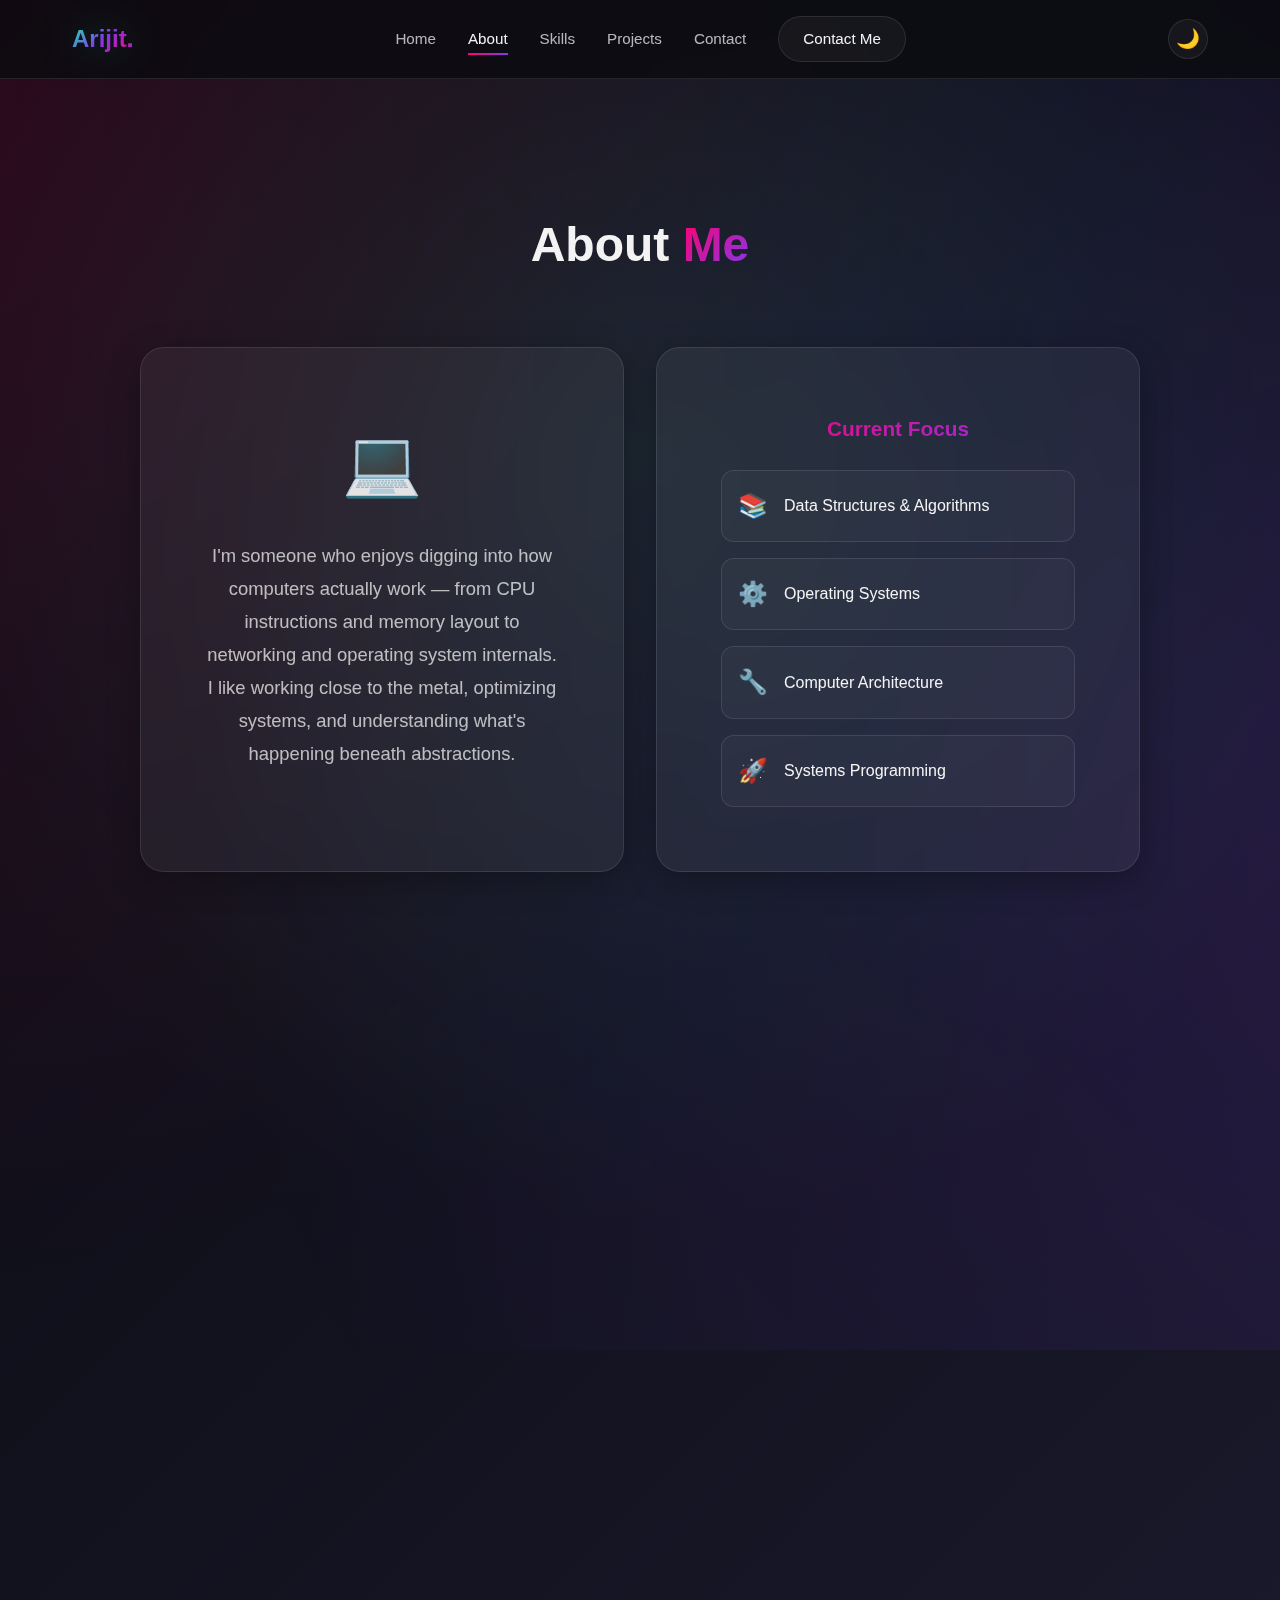
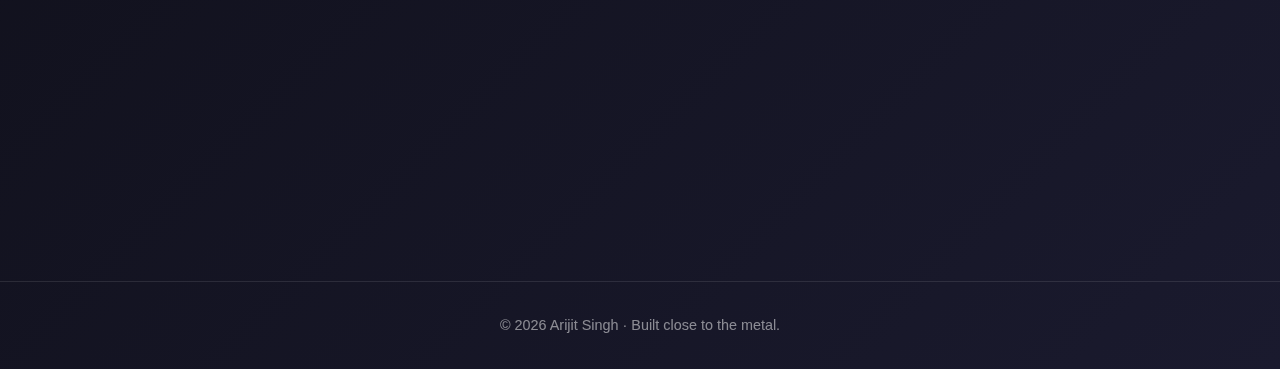
<file: pages/about.html>
<!doctype html>
<html lang="en">
  <head>
    <meta charset="UTF-8" />
    <meta name="viewport" content="width=device-width, initial-scale=1.0" />
    <title>About - Arijit Singh</title>
    <link rel="icon" type="image/svg+xml" href="../assets/images/favicon.svg" />
    <link rel="stylesheet" href="../css/style.css" />
  </head>
  <body data-theme="dark">
    <nav class="navbar">
      <div class="nav-container">
        <a href="../index.html" class="logo">Arijit<span class="gradient-text">.</span></a>

        <button class="hamburger" id="hamburger" aria-label="Menu">
          <span></span>
          <span></span>
          <span></span>
        </button>

        <div class="nav-menu" id="nav-menu">
          <a href="../index.html" class="nav-link">Home</a>
          <a href="about.html" class="nav-link active">About</a>
          <a href="skills.html" class="nav-link">Skills</a>
          <a href="project.html" class="nav-link">Projects</a>
          <a href="contact.html" class="nav-link">Contact</a>
          <a href="contact.html" class="nav-btn">Contact Me</a>
        </div>

        <button class="theme-toggle" id="theme-toggle" aria-label="Toggle theme">
          <span class="theme-icon">🌙</span>
        </button>
      </div>
    </nav>

    <main>
      <section class="page-section">
        <div class="container">
          <div class="page-header fade-in">
            <h1 class="page-title">About <span class="gradient-text">Me</span></h1>
          </div>

          <div class="about-content">
            <div class="about-grid">
              <div class="glass-card about-intro fade-in">
                <div class="intro-icon">💻</div>
                <p class="about-text">
                  I'm someone who enjoys digging into how computers actually work — from CPU instructions
                  and memory layout to networking and operating system internals. I like working close to
                  the metal, optimizing systems, and understanding what's happening beneath abstractions.
                </p>
              </div>

              <div class="glass-card about-focus fade-in">
                <h3 class="focus-title">Current Focus</h3>
                <div class="focus-items">
                  <div class="focus-item">
                    <span class="focus-icon">📚</span>
                    <span>Data Structures & Algorithms</span>
                  </div>
                  <div class="focus-item">
                    <span class="focus-icon">⚙️</span>
                    <span>Operating Systems</span>
                  </div>
                  <div class="focus-item">
                    <span class="focus-icon">🔧</span>
                    <span>Computer Architecture</span>
                  </div>
                  <div class="focus-item">
                    <span class="focus-icon">🚀</span>
                    <span>Systems Programming</span>
                  </div>
                </div>
              </div>
            </div>

            <div class="stats-grid fade-in">
              <div class="stat-card glass-card">
                <div class="stat-value">2+</div>
                <div class="stat-label">Major Projects</div>
              </div>
              <div class="stat-card glass-card">
                <div class="stat-value">10+</div>
                <div class="stat-label">Technologies</div>
              </div>
              <div class="stat-card glass-card">
                <div class="stat-value">∞</div>
                <div class="stat-label">Learning</div>
              </div>
            </div>

            <div class="timeline fade-in">
              <h2 class="timeline-title">Journey</h2>

              <div class="timeline-item">
                <div class="timeline-dot"></div>
                <div class="timeline-content">
                  <h3>Started exploring low-level programming and C++</h3>
                  <p>Began diving into systems programming, understanding memory management and performance optimization.</p>
                </div>
              </div>

              <div class="timeline-item">
                <div class="timeline-dot"></div>
                <div class="timeline-content">
                  <h3>Built TrackShift: fault-tolerant file transfer pipeline</h3>
                  <p>Developed a reliable encrypted file transfer system with chunking, retry logic, and integrity checks.</p>
                </div>
              </div>

              <div class="timeline-item">
                <div class="timeline-dot"></div>
                <div class="timeline-content">
                  <h3>Built p2p-grid: distributed compute resource sharing platform</h3>
                  <p>Created a peer-to-peer platform for collaborative computing with credit-based resource exchange.</p>
                </div>
              </div>

              <div class="timeline-item">
                <div class="timeline-dot"></div>
                <div class="timeline-content">
                  <h3>Diving deeper into OS, DSA, and computer architecture</h3>
                  <p>Continuously learning and strengthening foundations to build more efficient low-level systems.</p>
                </div>
              </div>
            </div>
          </div>
        </div>
      </section>
    </main>

    <footer class="footer">
      <p>© <span id="year"></span> Arijit Singh · Built close to the metal.</p>
    </footer>

    <script src="../js/main.js"></script>
  </body>
</html>
</file>
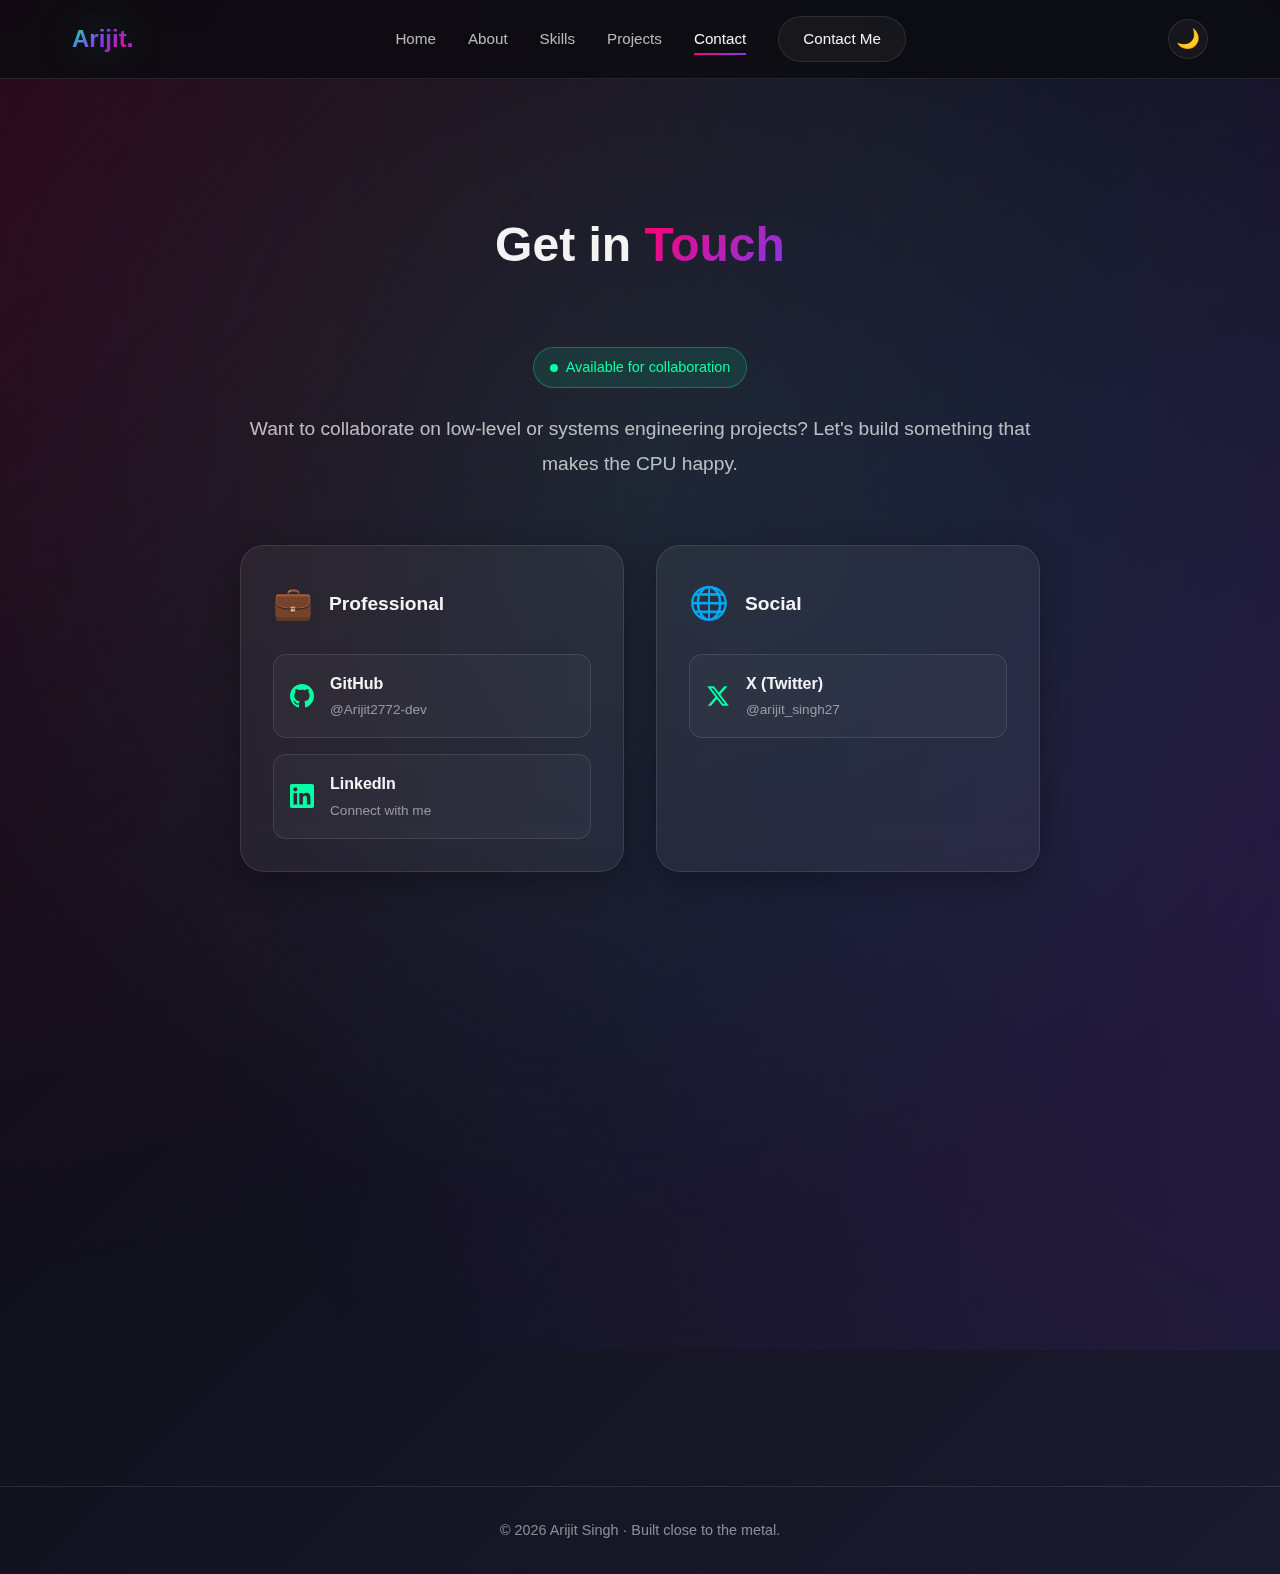
<file: pages/contact.html>
<!doctype html>
<html lang="en">
  <head>
    <meta charset="UTF-8" />
    <meta name="viewport" content="width=device-width, initial-scale=1.0" />
    <title>Contact - Arijit Singh</title>
    <link rel="stylesheet" href="../css/style.css" />
  </head>
  <body data-theme="dark">
    <nav class="navbar">
      <div class="nav-container">
        <a href="../index.html" class="logo">Arijit<span class="gradient-text">.</span></a>

        <button class="hamburger" id="hamburger" aria-label="Menu">
          <span></span>
          <span></span>
          <span></span>
        </button>

        <div class="nav-menu" id="nav-menu">
          <a href="../index.html" class="nav-link">Home</a>
          <a href="about.html" class="nav-link">About</a>
          <a href="skills.html" class="nav-link">Skills</a>
          <a href="project.html" class="nav-link">Projects</a>
          <a href="contact.html" class="nav-link active">Contact</a>
          <a href="contact.html" class="nav-btn">Contact Me</a>
        </div>

        <button class="theme-toggle" id="theme-toggle" aria-label="Toggle theme">
          <span class="theme-icon">🌙</span>
        </button>
      </div>
    </nav>

    <main>
      <section class="page-section contact-section">
        <div class="container">
          <div class="page-header fade-in">
            <h1 class="page-title">Get in <span class="gradient-text">Touch</span></h1>
          </div>

          <div class="contact-content">
            <div class="contact-intro fade-in">
              <div class="intro-badge">
                <span class="status-dot"></span>
                <span>Available for collaboration</span>
              </div>
              <p class="contact-text">
                Want to collaborate on low-level or systems engineering projects? Let's build something that makes the CPU happy.
              </p>
            </div>

            <div class="contact-grid">
              <div class="glass-card contact-card fade-in">
                <div class="contact-card-header">
                  <div class="contact-card-icon">💼</div>
                  <h3>Professional</h3>
                </div>
                <div class="contact-links-compact">
                  <a href="https://github.com/Arijit2772-dev" target="_blank" rel="noopener noreferrer" class="contact-link">
                    <svg class="contact-icon" width="24" height="24" viewBox="0 0 24 24" fill="none" xmlns="http://www.w3.org/2000/svg">
                      <path d="M12 0c-6.626 0-12 5.373-12 12 0 5.302 3.438 9.8 8.207 11.387.599.111.793-.261.793-.577v-2.234c-3.338.726-4.033-1.416-4.033-1.416-.546-1.387-1.333-1.756-1.333-1.756-1.089-.745.083-.729.083-.729 1.205.084 1.839 1.237 1.839 1.237 1.07 1.834 2.807 1.304 3.492.997.107-.775.418-1.305.762-1.604-2.665-.305-5.467-1.334-5.467-5.931 0-1.311.469-2.381 1.236-3.221-.124-.303-.535-1.524.117-3.176 0 0 1.008-.322 3.301 1.23.957-.266 1.983-.399 3.003-.404 1.02.005 2.047.138 3.006.404 2.291-1.552 3.297-1.23 3.297-1.23.653 1.653.242 2.874.118 3.176.77.84 1.235 1.911 1.235 3.221 0 4.609-2.807 5.624-5.479 5.921.43.372.823 1.102.823 2.222v3.293c0 .319.192.694.801.576 4.765-1.589 8.199-6.086 8.199-11.386 0-6.627-5.373-12-12-12z" fill="currentColor"/>
                    </svg>
                    <div class="link-info">
                      <span class="link-title">GitHub</span>
                      <span class="link-subtitle">@Arijit2772-dev</span>
                    </div>
                  </a>

                  <a href="https://www.linkedin.com/in/arijit-singh-3a878224a/" target="_blank" rel="noopener noreferrer" class="contact-link">
                    <svg class="contact-icon" width="24" height="24" viewBox="0 0 24 24" fill="none" xmlns="http://www.w3.org/2000/svg">
                      <path d="M20.447 20.452h-3.554v-5.569c0-1.328-.027-3.037-1.852-3.037-1.853 0-2.136 1.445-2.136 2.939v5.667H9.351V9h3.414v1.561h.046c.477-.9 1.637-1.85 3.37-1.85 3.601 0 4.267 2.37 4.267 5.455v6.286zM5.337 7.433c-1.144 0-2.063-.926-2.063-2.065 0-1.138.92-2.063 2.063-2.063 1.14 0 2.064.925 2.064 2.063 0 1.139-.925 2.065-2.064 2.065zm1.782 13.019H3.555V9h3.564v11.452zM22.225 0H1.771C.792 0 0 .774 0 1.729v20.542C0 23.227.792 24 1.771 24h20.451C23.2 24 24 23.227 24 22.271V1.729C24 .774 23.2 0 22.222 0h.003z" fill="currentColor"/>
                    </svg>
                    <div class="link-info">
                      <span class="link-title">LinkedIn</span>
                      <span class="link-subtitle">Connect with me</span>
                    </div>
                  </a>
                </div>
              </div>

              <div class="glass-card contact-card fade-in">
                <div class="contact-card-header">
                  <div class="contact-card-icon">🌐</div>
                  <h3>Social</h3>
                </div>
                <div class="contact-links-compact">
                  <a href="https://x.com/arijit_singh27" target="_blank" rel="noopener noreferrer" class="contact-link">
                    <svg class="contact-icon" width="24" height="24" viewBox="0 0 24 24" fill="none" xmlns="http://www.w3.org/2000/svg">
                      <path d="M18.244 2.25h3.308l-7.227 8.26 8.502 11.24H16.17l-5.214-6.817L4.99 21.75H1.68l7.73-8.835L1.254 2.25H8.08l4.713 6.231zm-1.161 17.52h1.833L7.084 4.126H5.117z" fill="currentColor"/>
                    </svg>
                    <div class="link-info">
                      <span class="link-title">X (Twitter)</span>
                      <span class="link-subtitle">@arijit_singh27</span>
                    </div>
                  </a>
                </div>
              </div>
            </div>

            <div class="glass-card contact-cta fade-in">
              <h3 class="cta-title">Let's Build Something</h3>
              <p class="cta-text">
                Interested in systems programming, distributed systems, or performance optimization?
                Drop me a message on any platform above.
              </p>
              <div class="cta-topics">
                <span class="topic-tag">Systems Programming</span>
                <span class="topic-tag">Distributed Computing</span>
                <span class="topic-tag">Performance Tuning</span>
                <span class="topic-tag">Low-Level Optimization</span>
              </div>
            </div>
          </div>
        </div>
      </section>
    </main>

    <footer class="footer">
      <p>© <span id="year"></span> Arijit Singh · Built close to the metal.</p>
    </footer>

    <script src="../js/main.js"></script>
  </body>
</html>
</file>
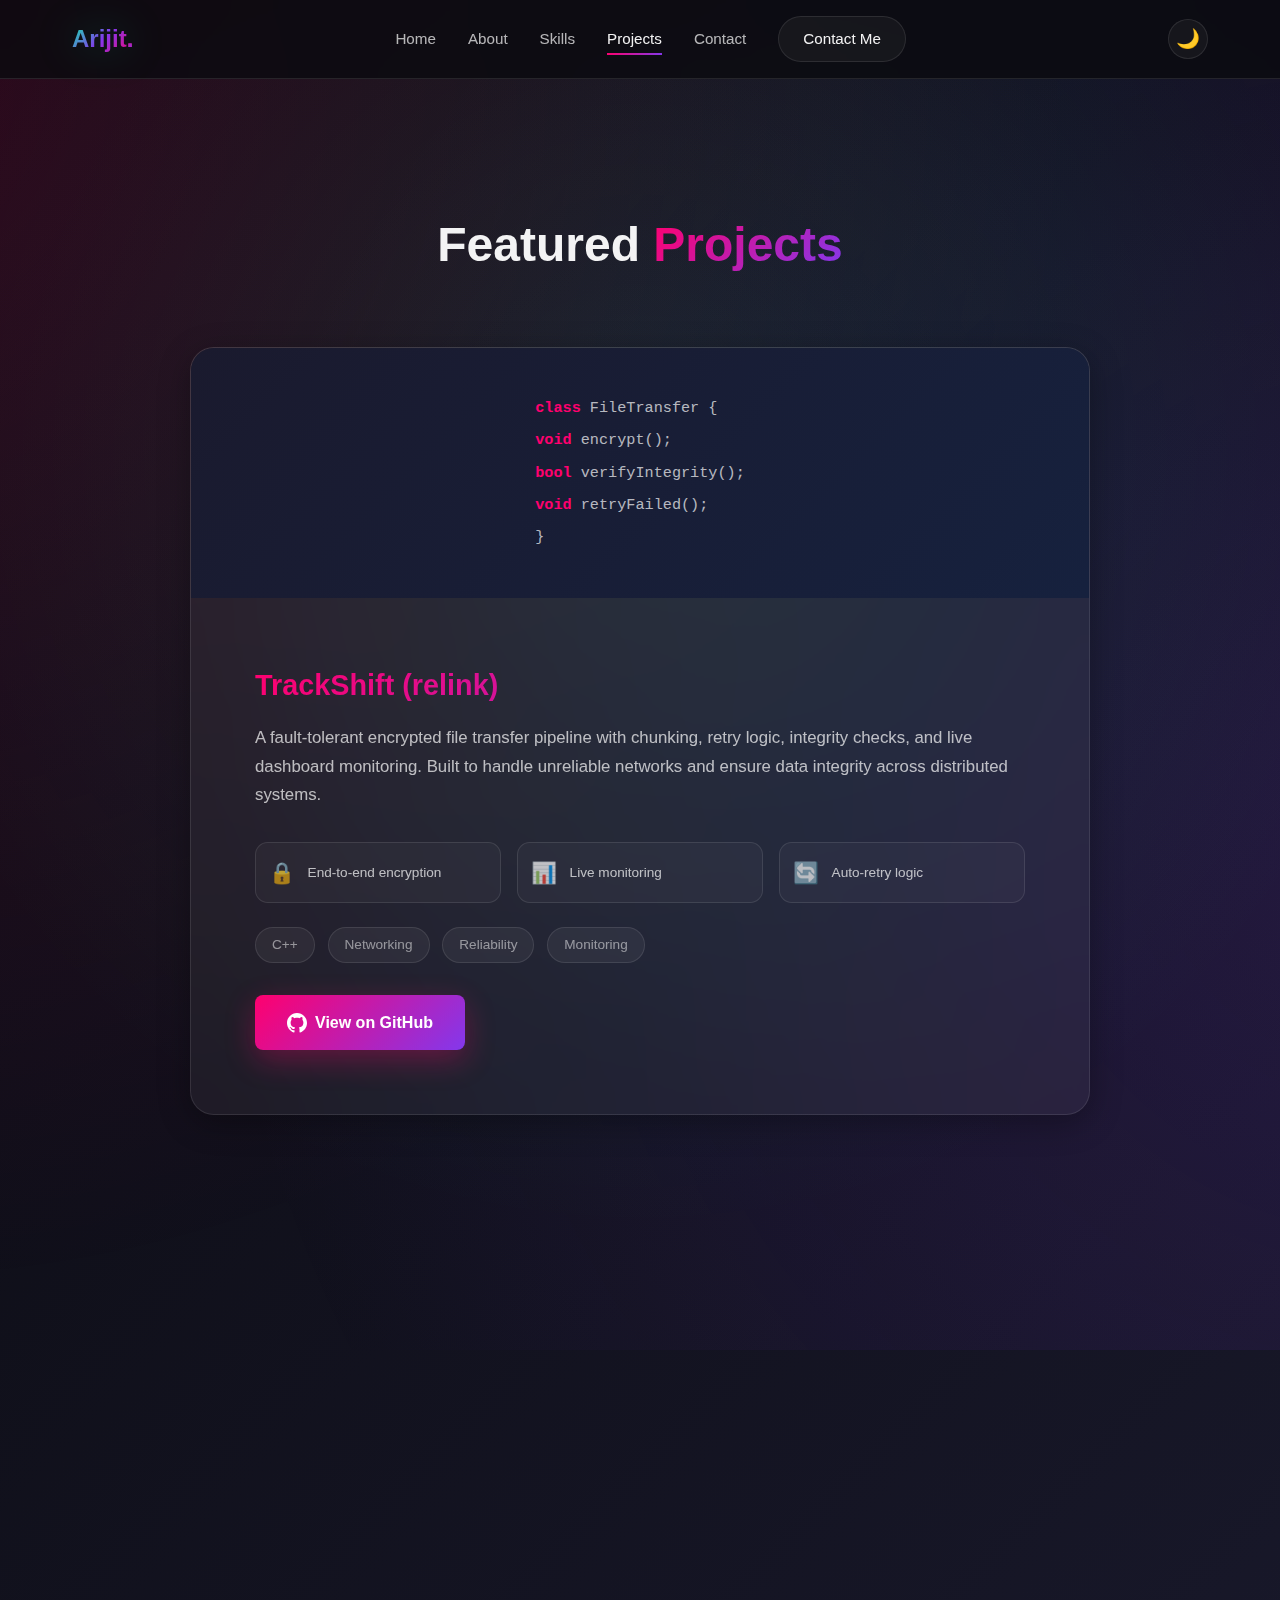
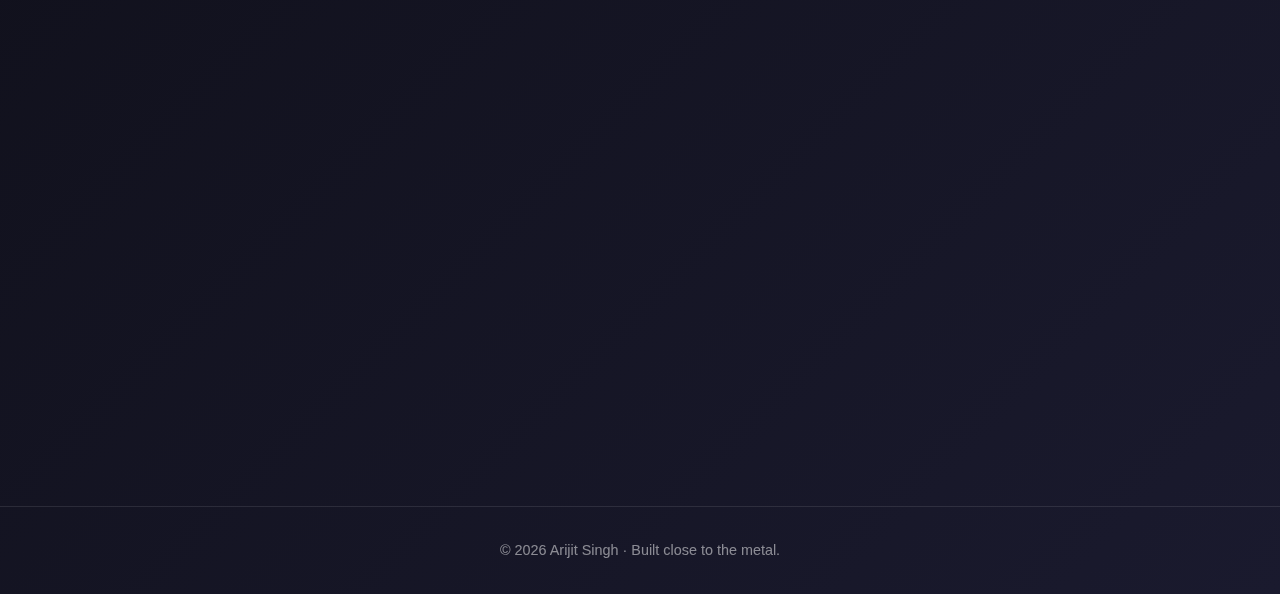
<file: pages/project.html>
<!doctype html>
<html lang="en">
  <head>
    <meta charset="UTF-8" />
    <meta name="viewport" content="width=device-width, initial-scale=1.0" />
    <title>Projects - Arijit Singh</title>
    <link rel="stylesheet" href="../css/style.css" />
  </head>
  <body data-theme="dark">
    <nav class="navbar">
      <div class="nav-container">
        <a href="../index.html" class="logo">Arijit<span class="gradient-text">.</span></a>

        <button class="hamburger" id="hamburger" aria-label="Menu">
          <span></span>
          <span></span>
          <span></span>
        </button>

        <div class="nav-menu" id="nav-menu">
          <a href="../index.html" class="nav-link">Home</a>
          <a href="about.html" class="nav-link">About</a>
          <a href="skills.html" class="nav-link">Skills</a>
          <a href="project.html" class="nav-link active">Projects</a>
          <a href="contact.html" class="nav-link">Contact</a>
          <a href="contact.html" class="nav-btn">Contact Me</a>
        </div>

        <button class="theme-toggle" id="theme-toggle" aria-label="Toggle theme">
          <span class="theme-icon">🌙</span>
        </button>
      </div>
    </nav>

    <main>
      <section class="page-section">
        <div class="container">
          <div class="page-header fade-in">
            <h1 class="page-title">Featured <span class="gradient-text">Projects</span></h1>
          </div>

          <div class="projects-container">
            <div class="glass-card project-card-enhanced fade-in">
              <div class="project-image">
                <div class="project-thumbnail">
                  <div class="code-preview">
                    <div class="code-line"><span class="code-keyword">class</span> FileTransfer {</div>
                    <div class="code-line">  <span class="code-keyword">void</span> encrypt();</div>
                    <div class="code-line">  <span class="code-keyword">bool</span> verifyIntegrity();</div>
                    <div class="code-line">  <span class="code-keyword">void</span> retryFailed();</div>
                    <div class="code-line">}</div>
                  </div>
                </div>
                <div class="project-overlay">
                  <div class="project-stats">
                    <span class="stat"><i>⭐</i> Stars</span>
                    <span class="stat"><i>🔀</i> Forks</span>
                  </div>
                </div>
              </div>
              <div class="project-content">
                <h2 class="project-title">TrackShift (relink)</h2>
                <p class="project-description">
                  A fault-tolerant encrypted file transfer pipeline with chunking, retry logic, integrity checks,
                  and live dashboard monitoring. Built to handle unreliable networks and ensure data integrity
                  across distributed systems.
                </p>
                <div class="project-features">
                  <div class="feature">
                    <span class="feature-icon">🔒</span>
                    <span>End-to-end encryption</span>
                  </div>
                  <div class="feature">
                    <span class="feature-icon">📊</span>
                    <span>Live monitoring</span>
                  </div>
                  <div class="feature">
                    <span class="feature-icon">🔄</span>
                    <span>Auto-retry logic</span>
                  </div>
                </div>
                <div class="project-tags">
                  <span class="project-tag">C++</span>
                  <span class="project-tag">Networking</span>
                  <span class="project-tag">Reliability</span>
                  <span class="project-tag">Monitoring</span>
                </div>
                <div class="project-links">
                  <a href="https://github.com/Arijit2772-dev/trackshift" target="_blank" rel="noopener noreferrer" class="btn btn-primary">
                    <svg width="20" height="20" viewBox="0 0 24 24" fill="none" xmlns="http://www.w3.org/2000/svg">
                      <path d="M12 0c-6.626 0-12 5.373-12 12 0 5.302 3.438 9.8 8.207 11.387.599.111.793-.261.793-.577v-2.234c-3.338.726-4.033-1.416-4.033-1.416-.546-1.387-1.333-1.756-1.333-1.756-1.089-.745.083-.729.083-.729 1.205.084 1.839 1.237 1.839 1.237 1.07 1.834 2.807 1.304 3.492.997.107-.775.418-1.305.762-1.604-2.665-.305-5.467-1.334-5.467-5.931 0-1.311.469-2.381 1.236-3.221-.124-.303-.535-1.524.117-3.176 0 0 1.008-.322 3.301 1.23.957-.266 1.983-.399 3.003-.404 1.02.005 2.047.138 3.006.404 2.291-1.552 3.297-1.23 3.297-1.23.653 1.653.242 2.874.118 3.176.77.84 1.235 1.911 1.235 3.221 0 4.609-2.807 5.624-5.479 5.921.43.372.823 1.102.823 2.222v3.293c0 .319.192.694.801.576 4.765-1.589 8.199-6.086 8.199-11.386 0-6.627-5.373-12-12-12z" fill="currentColor"/>
                    </svg>
                    View on GitHub
                  </a>
                </div>
              </div>
            </div>

            <div class="glass-card project-card-enhanced fade-in">
              <div class="project-image">
                <div class="project-thumbnail p2p-theme">
                  <div class="code-preview">
                    <div class="code-line"><span class="code-keyword">const</span> grid = <span class="code-keyword">new</span> P2PGrid();</div>
                    <div class="code-line">grid.shareResource({</div>
                    <div class="code-line">  cpu: <span class="code-string">'4 cores'</span>,</div>
                    <div class="code-line">  credits: <span class="code-number">100</span></div>
                    <div class="code-line">});</div>
                  </div>
                </div>
                <div class="project-overlay">
                  <div class="project-stats">
                    <span class="stat"><i>⭐</i> Stars</span>
                    <span class="stat"><i>🔀</i> Forks</span>
                  </div>
                </div>
              </div>
              <div class="project-content">
                <h2 class="project-title">p2p-grid</h2>
                <p class="project-description">
                  A distributed computing platform that lets users contribute idle hardware resources and exchange them
                  for compute time using a credit-based system. Enables collaborative computing across a peer-to-peer network.
                </p>
                <div class="project-features">
                  <div class="feature">
                    <span class="feature-icon">🌐</span>
                    <span>P2P architecture</span>
                  </div>
                  <div class="feature">
                    <span class="feature-icon">💰</span>
                    <span>Credit system</span>
                  </div>
                  <div class="feature">
                    <span class="feature-icon">⚡</span>
                    <span>Resource sharing</span>
                  </div>
                </div>
                <div class="project-tags">
                  <span class="project-tag">Distributed Systems</span>
                  <span class="project-tag">P2P</span>
                  <span class="project-tag">Node.js</span>
                  <span class="project-tag">Resource Management</span>
                </div>
                <div class="project-links">
                  <a href="https://github.com/Arijit2772-dev/p2p-grid" target="_blank" rel="noopener noreferrer" class="btn btn-primary">
                    <svg width="20" height="20" viewBox="0 0 24 24" fill="none" xmlns="http://www.w3.org/2000/svg">
                      <path d="M12 0c-6.626 0-12 5.373-12 12 0 5.302 3.438 9.8 8.207 11.387.599.111.793-.261.793-.577v-2.234c-3.338.726-4.033-1.416-4.033-1.416-.546-1.387-1.333-1.756-1.333-1.756-1.089-.745.083-.729.083-.729 1.205.084 1.839 1.237 1.839 1.237 1.07 1.834 2.807 1.304 3.492.997.107-.775.418-1.305.762-1.604-2.665-.305-5.467-1.334-5.467-5.931 0-1.311.469-2.381 1.236-3.221-.124-.303-.535-1.524.117-3.176 0 0 1.008-.322 3.301 1.23.957-.266 1.983-.399 3.003-.404 1.02.005 2.047.138 3.006.404 2.291-1.552 3.297-1.23 3.297-1.23.653 1.653.242 2.874.118 3.176.77.84 1.235 1.911 1.235 3.221 0 4.609-2.807 5.624-5.479 5.921.43.372.823 1.102.823 2.222v3.293c0 .319.192.694.801.576 4.765-1.589 8.199-6.086 8.199-11.386 0-6.627-5.373-12-12-12z" fill="currentColor"/>
                    </svg>
                    View on GitHub
                  </a>
                </div>
              </div>
            </div>
          </div>
        </div>
      </section>
    </main>

    <footer class="footer">
      <p>© <span id="year"></span> Arijit Singh · Built close to the metal.</p>
    </footer>

    <script src="../js/main.js"></script>
  </body>
</html>
</file>
<file: css/style.css>
:root {
  --bg-dark: #0a0a0f;
  --bg-gradient-start: #0a0a0f;
  --bg-gradient-end: #1a1a2e;

  --glass-bg: rgba(255, 255, 255, 0.05);
  --glass-border: rgba(255, 255, 255, 0.1);
  --glass-shadow: rgba(0, 0, 0, 0.3);

  --accent-pink: #ff006e;
  --accent-purple: #8338ec;
  --accent-cyan: #06ffa5;

  --text-primary: rgba(255, 255, 255, 0.95);
  --text-secondary: rgba(255, 255, 255, 0.7);
  --text-muted: rgba(255, 255, 255, 0.5);

  --gradient-primary: linear-gradient(135deg, var(--accent-pink), var(--accent-purple));
  --gradient-glow: linear-gradient(135deg, var(--accent-pink), var(--accent-purple), var(--accent-cyan));

  --spacing-xs: 0.5rem;
  --spacing-sm: 1rem;
  --spacing-md: 2rem;
  --spacing-lg: 4rem;
  --spacing-xl: 6rem;

  --border-radius: 1.5rem;
  --transition-speed: 0.3s;
}

body[data-theme="neon"] {
  --glass-bg: rgba(255, 255, 255, 0.08);
  --glass-border: rgba(255, 255, 255, 0.2);

  --accent-pink: #ff1a8c;
  --accent-purple: #9d4edd;
  --accent-cyan: #00ff88;
}

* {
  margin: 0;
  padding: 0;
  box-sizing: border-box;
}

html {
  scroll-behavior: smooth;
}

body {
  font-family: 'Inter', -apple-system, BlinkMacSystemFont, 'Segoe UI', Roboto, Oxygen, Ubuntu, Cantarell, sans-serif;
  background: var(--bg-gradient-start);
  background: linear-gradient(135deg, var(--bg-gradient-start) 0%, var(--bg-gradient-end) 100%);
  color: var(--text-primary);
  line-height: 1.6;
  min-height: 100vh;
  overflow-x: hidden;
  position: relative;
}

body::before {
  content: '';
  position: fixed;
  top: -50%;
  left: -50%;
  width: 200%;
  height: 200%;
  background:
    radial-gradient(circle at 20% 30%, rgba(255, 0, 110, 0.15) 0%, transparent 50%),
    radial-gradient(circle at 80% 70%, rgba(131, 56, 236, 0.15) 0%, transparent 50%),
    radial-gradient(circle at 50% 50%, rgba(6, 255, 165, 0.1) 0%, transparent 50%);
  animation: float 20s ease-in-out infinite;
  pointer-events: none;
  z-index: -1;
}

@keyframes float {
  0%, 100% { transform: translate(0, 0) rotate(0deg); }
  33% { transform: translate(30px, -30px) rotate(5deg); }
  66% { transform: translate(-20px, 20px) rotate(-5deg); }
}


.bios-loader {
  position: fixed;
  top: 0;
  left: 0;
  width: 100%;
  height: 100%;
  background: #000;
  z-index: 10000;
  display: flex;
  align-items: center;
  justify-content: center;
  transition: opacity 0.5s ease, visibility 0.5s ease;
}

.bios-loader.hidden {
  opacity: 0;
  visibility: hidden;
}

.bios-content {
  font-family: 'Courier New', monospace;
  color: #00ff00;
  font-size: 14px;
  padding: 2rem;
  max-width: 600px;
}

.bios-text {
  white-space: pre-wrap;
  line-height: 1.8;
}

.container {
  max-width: 1200px;
  margin: 0 auto;
  padding: 0 var(--spacing-md);
}

.navbar {
  position: sticky;
  top: 0;
  z-index: 1000;
  background: rgba(10, 10, 15, 0.8);
  backdrop-filter: blur(20px);
  border-bottom: 1px solid var(--glass-border);
  padding: 1rem 0;
}

.nav-container {
  max-width: 1200px;
  margin: 0 auto;
  padding: 0 var(--spacing-md);
  display: flex;
  align-items: center;
  justify-content: space-between;
}

.logo {
  font-size: 1.5rem;
  font-weight: 700;
  background: linear-gradient(135deg, var(--accent-cyan), var(--accent-purple), var(--accent-pink));
  background-clip: text;
  -webkit-background-clip: text;
  -webkit-text-fill-color: transparent;
  text-decoration: none;
  transition: all var(--transition-speed) ease;
  filter: drop-shadow(0 0 20px rgba(6, 255, 165, 0.3));
  position: relative;
}

.logo:hover {
  transform: scale(1.05);
  filter: drop-shadow(0 0 30px rgba(6, 255, 165, 0.5)) drop-shadow(0 0 15px rgba(255, 0, 110, 0.4));
}

.gradient-text {
  background: var(--gradient-primary);
  -webkit-background-clip: text;
  -webkit-text-fill-color: transparent;
  background-clip: text;
}

.hamburger {
  display: none;
  flex-direction: column;
  gap: 4px;
  background: none;
  border: none;
  cursor: pointer;
  padding: 0.5rem;
}

.hamburger span {
  width: 25px;
  height: 2px;
  background: var(--text-primary);
  transition: all 0.3s ease;
}

.hamburger.active span:nth-child(1) {
  transform: rotate(45deg) translate(5px, 5px);
}

.hamburger.active span:nth-child(2) {
  opacity: 0;
}

.hamburger.active span:nth-child(3) {
  transform: rotate(-45deg) translate(7px, -6px);
}

.nav-menu {
  display: flex;
  align-items: center;
  gap: 2rem;
}

.nav-link {
  color: var(--text-secondary);
  text-decoration: none;
  font-size: 0.95rem;
  transition: color var(--transition-speed) ease;
  position: relative;
}

.nav-link::after {
  content: '';
  position: absolute;
  bottom: -4px;
  left: 0;
  width: 0;
  height: 2px;
  background: var(--gradient-primary);
  transition: width var(--transition-speed) ease;
}

.nav-link:hover,
.nav-link.active {
  color: var(--text-primary);
}

.nav-link:hover::after,
.nav-link.active::after {
  width: 100%;
}

.nav-btn {
  padding: 0.6rem 1.5rem;
  background: var(--glass-bg);
  border: 1px solid var(--glass-border);
  border-radius: 2rem;
  color: var(--text-primary);
  text-decoration: none;
  font-size: 0.95rem;
  transition: all var(--transition-speed) ease;
  backdrop-filter: blur(10px);
}

.nav-btn:hover {
  background: var(--gradient-primary);
  border-color: transparent;
  transform: translateY(-2px);
  box-shadow: 0 10px 30px rgba(255, 0, 110, 0.3);
}

.theme-toggle {
  background: var(--glass-bg);
  border: 1px solid var(--glass-border);
  border-radius: 50%;
  width: 40px;
  height: 40px;
  display: flex;
  align-items: center;
  justify-content: center;
  cursor: pointer;
  transition: all var(--transition-speed) ease;
  backdrop-filter: blur(10px);
}

.theme-toggle:hover {
  background: var(--glass-border);
  transform: rotate(20deg);
}

.theme-icon {
  font-size: 1.2rem;
}

@media (max-width: 768px) {
  .hamburger {
    display: flex;
  }

  .nav-menu {
    position: fixed;
    top: 70px;
    right: -100%;
    width: 80%;
    max-width: 300px;
    height: calc(100vh - 70px);
    background: rgba(10, 10, 15, 0.95);
    backdrop-filter: blur(20px);
    border-left: 1px solid var(--glass-border);
    flex-direction: column;
    align-items: flex-start;
    padding: 2rem;
    gap: 1.5rem;
    transition: right 0.3s ease;
  }

  .nav-menu.active {
    right: 0;
  }

  .theme-toggle {
    order: -1;
  }
}

.hero {
  padding: var(--spacing-xl) 0;
  min-height: calc(100vh - 80px);
  display: flex;
  align-items: center;
}

.hero-grid {
  display: grid;
  grid-template-columns: 1fr 1fr;
  gap: var(--spacing-lg);
  align-items: center;
}

.eyebrow {
  color: var(--accent-cyan);
  font-size: 0.9rem;
  letter-spacing: 1px;
  margin-bottom: 1rem;
  text-transform: uppercase;
}

.hero-title {
  font-size: 3.5rem;
  line-height: 1.2;
  margin-bottom: var(--spacing-md);
  font-weight: 700;
}

.hero-description {
  color: var(--text-secondary);
  font-size: 1.1rem;
  margin-bottom: var(--spacing-md);
  max-width: 90%;
}

.hero-cta {
  display: flex;
  gap: 1rem;
  flex-wrap: wrap;
}

.btn {
  padding: 0.9rem 2rem;
  border-radius: 0.5rem;
  text-decoration: none;
  font-weight: 600;
  transition: all var(--transition-speed) ease;
  display: inline-block;
  cursor: pointer;
}

.btn-primary {
  background: var(--gradient-primary);
  color: white;
  border: none;
  box-shadow: 0 10px 30px rgba(255, 0, 110, 0.3);
}

.btn-primary:hover {
  transform: translateY(-3px);
  box-shadow: 0 15px 40px rgba(255, 0, 110, 0.4);
}

.btn-secondary {
  background: transparent;
  color: var(--text-primary);
  border: 2px solid var(--glass-border);
}

.btn-secondary:hover {
  border-color: var(--accent-cyan);
  background: rgba(6, 255, 165, 0.1);
  transform: translateY(-3px);
}

.hero-image {
  display: flex;
  justify-content: center;
  align-items: center;
}

.image-frame {
  position: relative;
  border-radius: var(--border-radius);
  padding: 1rem;
  background: var(--glass-bg);
  backdrop-filter: blur(20px);
  border: 1px solid var(--glass-border);
  box-shadow:
    0 20px 60px rgba(0, 0, 0, 0.5),
    0 0 40px rgba(255, 0, 110, 0.2),
    inset 0 0 0 1px rgba(255, 255, 255, 0.1);
}

.image-frame::before {
  content: '';
  position: absolute;
  inset: -2px;
  background: var(--gradient-glow);
  border-radius: var(--border-radius);
  z-index: -1;
  opacity: 0.5;
  filter: blur(20px);
}

.image-frame img {
  width: 100%;
  max-width: 400px;
  height: auto;
  border-radius: calc(var(--border-radius) - 0.5rem);
  display: block;
}

@media (max-width: 968px) {
  .hero-grid {
    grid-template-columns: 1fr;
    gap: var(--spacing-md);
  }

  .hero-title {
    font-size: 2.5rem;
  }

  .image-frame img {
    max-width: 300px;
  }
}

.tech-strip {
  padding: var(--spacing-lg) 0;
  border-top: 1px solid var(--glass-border);
  border-bottom: 1px solid var(--glass-border);
  background: rgba(255, 255, 255, 0.02);
  overflow: hidden;
}

.tech-marquee {
  width: 100%;
}

.tech-track {
  display: flex;
  gap: 3rem;
  justify-content: center;
  align-items: center;
  flex-wrap: wrap;
}

.tech-item {
  display: flex;
  flex-direction: column;
  align-items: center;
  gap: 0.5rem;
  transition: all var(--transition-speed) ease;
  cursor: pointer;
}

.tech-item i {
  font-size: 2.5rem;
  transition: all var(--transition-speed) ease;
}

.tech-item span {
  font-size: 0.85rem;
  color: var(--text-muted);
  transition: color var(--transition-speed) ease;
}

.tech-item:hover {
  transform: translateY(-5px);
}

.tech-item:hover i {
  transform: scale(1.15);
  filter: drop-shadow(0 0 15px currentColor);
}

.tech-item:hover span {
  color: var(--text-primary);
}

.tech-items {
  display: flex;
  justify-content: center;
  align-items: center;
  gap: 1.5rem;
  flex-wrap: wrap;
  color: var(--text-muted);
  font-size: 0.95rem;
}

.tech-items span {
  transition: color var(--transition-speed) ease;
}

.tech-items span:not(:nth-child(2n)):hover {
  color: var(--accent-cyan);
}

.systems-section {
  padding: var(--spacing-xl) 0;
}

.section-header {
  text-align: center;
  margin-bottom: var(--spacing-lg);
}

.section-title {
  font-size: 2.5rem;
  margin-bottom: 1rem;
}

.section-subtitle {
  color: var(--text-secondary);
  font-size: 1.1rem;
  max-width: 600px;
  margin: 0 auto;
}

.cards-grid {
  display: grid;
  grid-template-columns: repeat(auto-fit, minmax(280px, 1fr));
  gap: var(--spacing-md);
  margin-top: var(--spacing-lg);
}

.glass-card {
  background: var(--glass-bg);
  backdrop-filter: blur(20px);
  border: 1px solid var(--glass-border);
  border-radius: var(--border-radius);
  padding: var(--spacing-md);
  transition: all var(--transition-speed) ease;
  box-shadow: 0 8px 32px var(--glass-shadow);
}

.glass-card:hover {
  transform: translateY(-10px);
  box-shadow:
    0 20px 60px rgba(0, 0, 0, 0.5),
    0 0 30px rgba(255, 0, 110, 0.2);
  border-color: rgba(255, 0, 110, 0.3);
}

.card-enhanced {
  position: relative;
  overflow: visible;
}

.card-icon-container {
  width: 100px;
  height: 100px;
  margin: 0 auto 1.5rem;
  display: flex;
  align-items: center;
  justify-content: center;
  position: relative;
}

.card-icon-container::before {
  content: '';
  position: absolute;
  inset: -10px;
  background: radial-gradient(circle, rgba(255, 0, 110, 0.1) 0%, transparent 70%);
  border-radius: 50%;
  opacity: 0;
  transition: opacity var(--transition-speed) ease;
}

.card-enhanced:hover .card-icon-container::before {
  opacity: 1;
  animation: pulse-glow 2s ease-in-out infinite;
}

@keyframes pulse-glow {
  0%, 100% { transform: scale(1); opacity: 0.5; }
  50% { transform: scale(1.2); opacity: 0.8; }
}

.card-icon-svg {
  width: 80px;
  height: 80px;
  transition: all var(--transition-speed) ease;
  filter: drop-shadow(0 0 10px rgba(6, 255, 165, 0.3));
}

.card-enhanced:hover .card-icon-svg {
  transform: scale(1.1) rotateY(10deg);
  filter: drop-shadow(0 0 20px rgba(6, 255, 165, 0.6));
}

.card-icon {
  font-size: 2.5rem;
  margin-bottom: 1rem;
}

.card-title {
  font-size: 1.3rem;
  margin-bottom: 0.8rem;
  color: var(--text-primary);
}

.card-description {
  color: var(--text-secondary);
  font-size: 0.95rem;
  line-height: 1.6;
}

.fade-in {
  opacity: 0;
  transform: translateY(30px);
  transition: opacity 0.6s ease, transform 0.6s ease;
}

.fade-in.visible {
  opacity: 1;
  transform: translateY(0);
}

.footer {
  text-align: center;
  padding: var(--spacing-md);
  border-top: 1px solid var(--glass-border);
  color: var(--text-muted);
  font-size: 0.9rem;
  margin-top: var(--spacing-xl);
}

.page-section {
  padding: var(--spacing-xl) 0;
  min-height: calc(100vh - 200px);
}

.page-header {
  text-align: center;
  margin-bottom: var(--spacing-lg);
  padding-top: var(--spacing-md);
}

.page-title {
  font-size: 3rem;
  margin-bottom: 1rem;
}

.about-content {
  max-width: 1000px;
  margin: 0 auto;
}

.about-grid {
  display: grid;
  grid-template-columns: 1fr 1fr;
  gap: var(--spacing-md);
  margin-bottom: var(--spacing-lg);
}

.about-intro {
  padding: var(--spacing-lg);
  display: flex;
  flex-direction: column;
  align-items: center;
  text-align: center;
}

.intro-icon {
  font-size: 4rem;
  margin-bottom: 1.5rem;
  animation: float 3s ease-in-out infinite;
}

.intro-icon-svg {
  width: 4rem;
  height: 4rem;
  filter: drop-shadow(0 0 20px rgba(6, 255, 165, 0.4));
  transition: all var(--transition-speed) ease;
}

.intro-icon:hover .intro-icon-svg {
  filter: drop-shadow(0 0 30px rgba(6, 255, 165, 0.6));
  transform: scale(1.1);
}

@keyframes float {
  0%, 100% { transform: translateY(0px); }
  50% { transform: translateY(-10px); }
}

.about-focus {
  padding: var(--spacing-lg);
}

.focus-title {
  font-size: 1.3rem;
  margin-bottom: 1.5rem;
  text-align: center;
  background: var(--gradient-primary);
  -webkit-background-clip: text;
  -webkit-text-fill-color: transparent;
  background-clip: text;
}

.focus-items {
  display: flex;
  flex-direction: column;
  gap: 1rem;
}

.focus-item {
  display: flex;
  align-items: center;
  gap: 1rem;
  padding: 1rem;
  background: rgba(255, 255, 255, 0.03);
  border: 1px solid var(--glass-border);
  border-radius: 0.8rem;
  transition: all var(--transition-speed) ease;
  cursor: pointer;
}

.focus-item:hover {
  background: rgba(255, 255, 255, 0.06);
  border-color: var(--accent-cyan);
  transform: translateX(10px);
}

.focus-icon {
  font-size: 1.5rem;
}

.focus-icon-svg {
  width: 2.5rem;
  height: 2.5rem;
  flex-shrink: 0;
  transition: all var(--transition-speed) ease;
}

.focus-item:hover .focus-icon-svg {
  transform: scale(1.15);
  filter: drop-shadow(0 0 10px rgba(6, 255, 165, 0.5));
}

.stats-grid {
  display: grid;
  grid-template-columns: repeat(3, 1fr);
  gap: var(--spacing-md);
  margin-bottom: var(--spacing-lg);
}

.stat-card {
  padding: var(--spacing-md);
  text-align: center;
  transition: all var(--transition-speed) ease;
}

.stat-card:hover {
  transform: translateY(-10px);
  box-shadow:
    0 20px 60px rgba(0, 0, 0, 0.5),
    0 0 30px rgba(255, 0, 110, 0.2);
  border-color: rgba(255, 0, 110, 0.3);
}

.stat-value {
  font-size: 3rem;
  font-weight: 700;
  background: var(--gradient-primary);
  -webkit-background-clip: text;
  -webkit-text-fill-color: transparent;
  background-clip: text;
  margin-bottom: 0.5rem;
}

.stat-label {
  color: var(--text-secondary);
  font-size: 0.95rem;
  text-transform: uppercase;
  letter-spacing: 1px;
}

.glass-card.large {
  padding: var(--spacing-lg);
  margin-bottom: var(--spacing-lg);
}

.about-text {
  font-size: 1.15rem;
  line-height: 1.8;
  color: var(--text-secondary);
}

.timeline {
  margin-top: var(--spacing-lg);
  padding: var(--spacing-md);
  background: var(--glass-bg);
  backdrop-filter: blur(20px);
  border: 1px solid var(--glass-border);
  border-radius: var(--border-radius);
}

.timeline-title {
  font-size: 1.8rem;
  margin-bottom: var(--spacing-md);
  text-align: center;
}

.timeline-item {
  display: flex;
  gap: 1.5rem;
  margin-bottom: var(--spacing-md);
  position: relative;
}

.timeline-item:not(:last-child)::before {
  content: '';
  position: absolute;
  left: 10px;
  top: 30px;
  width: 2px;
  height: calc(100% + 1rem);
  background: var(--glass-border);
}

.timeline-dot {
  width: 20px;
  height: 20px;
  border-radius: 50%;
  background: var(--gradient-primary);
  box-shadow: 0 0 20px rgba(255, 0, 110, 0.5);
  flex-shrink: 0;
  margin-top: 5px;
}

.timeline-content h3 {
  font-size: 1.1rem;
  margin-bottom: 0.5rem;
  color: var(--text-primary);
}

.timeline-content p {
  color: var(--text-secondary);
  font-size: 0.95rem;
}

.skills-grid {
  display: grid;
  grid-template-columns: repeat(auto-fit, minmax(300px, 1fr));
  gap: var(--spacing-md);
  max-width: 1000px;
  margin: 0 auto;
}

.skills-grid-icons {
  display: grid;
  grid-template-columns: repeat(auto-fit, minmax(300px, 1fr));
  gap: var(--spacing-md);
  max-width: 1200px;
  margin: 0 auto;
}

.skills-card {
  padding: var(--spacing-lg);
}

.skills-card-icons {
  padding: var(--spacing-lg);
}

.skills-card-title {
  font-size: 1.5rem;
  margin-bottom: var(--spacing-md);
  text-align: center;
  background: var(--gradient-primary);
  -webkit-background-clip: text;
  -webkit-text-fill-color: transparent;
  background-clip: text;
}

.skill-icons {
  display: grid;
  grid-template-columns: repeat(auto-fill, minmax(80px, 1fr));
  gap: 1.5rem;
  justify-items: center;
}

.skill-icon {
  display: flex;
  flex-direction: column;
  align-items: center;
  gap: 0.5rem;
  transition: all var(--transition-speed) ease;
  cursor: pointer;
}

.skill-icon i {
  font-size: 3.5rem;
  transition: all var(--transition-speed) ease;
}

.skill-icon svg {
  transition: all var(--transition-speed) ease;
}

.skill-icon span {
  font-size: 0.75rem;
  color: var(--text-muted);
  text-align: center;
  transition: color var(--transition-speed) ease;
}

.skill-icon:hover {
  transform: translateY(-5px);
}

.skill-icon:hover i {
  transform: scale(1.1);
  filter: drop-shadow(0 0 10px currentColor);
}

.skill-icon:hover svg {
  transform: scale(1.1);
  filter: drop-shadow(0 0 10px rgba(255, 255, 255, 0.5));
}

.skill-icon:hover span {
  color: var(--text-primary);
}

.skill-tags {
  display: flex;
  flex-wrap: wrap;
  gap: 0.8rem;
  justify-content: center;
}

.skill-tag {
  padding: 0.5rem 1rem;
  background: rgba(255, 255, 255, 0.05);
  border: 1px solid var(--glass-border);
  border-radius: 2rem;
  font-size: 0.9rem;
  color: var(--text-secondary);
  transition: all var(--transition-speed) ease;
  cursor: pointer;
}

.skill-tag:hover {
  background: rgba(255, 255, 255, 0.1);
  border-color: var(--accent-cyan);
  color: var(--accent-cyan);
  transform: scale(1.05);
}

.projects-container {
  max-width: 900px;
  margin: 0 auto;
  display: flex;
  flex-direction: column;
  gap: var(--spacing-md);
}

.project-card {
  padding: var(--spacing-lg);
  transition: all var(--transition-speed) ease;
}

.project-card:hover {
  transform: perspective(1000px) rotateY(2deg);
  box-shadow:
    0 30px 80px rgba(0, 0, 0, 0.6),
    0 0 50px rgba(131, 56, 236, 0.3);
}

.project-card-enhanced {
  padding: 0;
  overflow: hidden;
  transition: all var(--transition-speed) ease;
}

.project-card-enhanced:hover {
  transform: translateY(-10px);
  box-shadow:
    0 30px 80px rgba(0, 0, 0, 0.6),
    0 0 50px rgba(131, 56, 236, 0.3);
}

.project-image {
  position: relative;
  height: 250px;
  overflow: hidden;
}

.project-thumbnail {
  width: 100%;
  height: 100%;
  background: linear-gradient(135deg, #1a1a2e 0%, #16213e 100%);
  display: flex;
  align-items: center;
  justify-content: center;
  padding: 2rem;
}

.project-thumbnail.p2p-theme {
  background: linear-gradient(135deg, #0f2027 0%, #203a43 50%, #2c5364 100%);
}

.code-preview {
  font-family: 'Courier New', monospace;
  font-size: 0.95rem;
  line-height: 1.8;
  color: var(--text-secondary);
  text-align: left;
}

.code-line {
  margin: 0.3rem 0;
}

.code-keyword {
  color: #ff006e;
  font-weight: 600;
}

.code-string {
  color: #06ffa5;
}

.code-number {
  color: #8338ec;
}

.project-overlay {
  position: absolute;
  top: 0;
  left: 0;
  right: 0;
  bottom: 0;
  background: linear-gradient(180deg, transparent 0%, rgba(0, 0, 0, 0.7) 100%);
  display: flex;
  align-items: flex-end;
  padding: 1.5rem;
  opacity: 0;
  transition: opacity var(--transition-speed) ease;
}

.project-card-enhanced:hover .project-overlay {
  opacity: 1;
}

.project-stats {
  display: flex;
  gap: 1.5rem;
}

.project-stats .stat {
  display: flex;
  align-items: center;
  gap: 0.5rem;
  color: var(--text-primary);
  font-size: 0.9rem;
  font-weight: 500;
}

.project-content {
  padding: var(--spacing-lg);
}

.project-features {
  display: grid;
  grid-template-columns: repeat(auto-fit, minmax(150px, 1fr));
  gap: 1rem;
  margin: 1.5rem 0;
}

.feature {
  display: flex;
  align-items: center;
  gap: 0.8rem;
  padding: 0.8rem;
  background: rgba(255, 255, 255, 0.03);
  border: 1px solid var(--glass-border);
  border-radius: 0.8rem;
  font-size: 0.85rem;
  color: var(--text-secondary);
  transition: all var(--transition-speed) ease;
}

.feature:hover {
  background: rgba(255, 255, 255, 0.06);
  border-color: var(--accent-cyan);
  transform: translateX(5px);
}

.feature-icon {
  font-size: 1.3rem;
}

.project-links {
  margin-top: 1.5rem;
}

.project-links .btn {
  display: inline-flex;
  align-items: center;
  gap: 0.5rem;
}

.project-title {
  font-size: 1.8rem;
  margin-bottom: 1rem;
  background: var(--gradient-primary);
  -webkit-background-clip: text;
  -webkit-text-fill-color: transparent;
  background-clip: text;
}

.project-description {
  color: var(--text-secondary);
  font-size: 1.05rem;
  line-height: 1.7;
  margin-bottom: var(--spacing-md);
}

.project-tags {
  display: flex;
  flex-wrap: wrap;
  gap: 0.8rem;
  margin-bottom: var(--spacing-md);
}

.project-tag {
  padding: 0.4rem 1rem;
  background: rgba(255, 255, 255, 0.05);
  border: 1px solid var(--glass-border);
  border-radius: 2rem;
  font-size: 0.85rem;
  color: var(--text-muted);
}

.contact-section {
  display: flex;
  align-items: center;
  justify-content: center;
}

.contact-content {
  max-width: 800px;
  margin: 0 auto;
}

.contact-intro {
  text-align: center;
  margin-bottom: var(--spacing-lg);
}

.intro-badge {
  display: inline-flex;
  align-items: center;
  gap: 0.5rem;
  padding: 0.5rem 1rem;
  background: rgba(6, 255, 165, 0.1);
  border: 1px solid rgba(6, 255, 165, 0.3);
  border-radius: 2rem;
  font-size: 0.9rem;
  color: var(--accent-cyan);
  margin-bottom: 1.5rem;
}

.status-dot {
  width: 8px;
  height: 8px;
  background: var(--accent-cyan);
  border-radius: 50%;
  animation: pulse 2s ease-in-out infinite;
}

@keyframes pulse {
  0%, 100% { opacity: 1; transform: scale(1); }
  50% { opacity: 0.5; transform: scale(0.8); }
}

.contact-text {
  font-size: 1.2rem;
  line-height: 1.8;
  color: var(--text-secondary);
  margin-bottom: var(--spacing-lg);
}

.contact-grid {
  display: grid;
  grid-template-columns: 1fr 1fr;
  gap: var(--spacing-md);
  margin-bottom: var(--spacing-lg);
}

.contact-card {
  padding: var(--spacing-md);
}

.contact-card-header {
  display: flex;
  align-items: center;
  gap: 1rem;
  margin-bottom: 1.5rem;
}

.contact-card-icon {
  font-size: 2rem;
}

.contact-card-icon-svg {
  width: 2rem;
  height: 2rem;
  transition: all var(--transition-speed) ease;
  filter: drop-shadow(0 0 8px rgba(6, 255, 165, 0.3));
}

.contact-card:hover .contact-card-icon-svg {
  transform: scale(1.15) rotate(5deg);
  filter: drop-shadow(0 0 15px rgba(6, 255, 165, 0.6));
}

.contact-card-header h3 {
  font-size: 1.2rem;
  color: var(--text-primary);
}

.contact-links-compact {
  display: flex;
  flex-direction: column;
  gap: 1rem;
}

.contact-links {
  display: flex;
  flex-direction: column;
  gap: 1rem;
}

.contact-link {
  display: flex;
  align-items: center;
  gap: 1rem;
  padding: 1rem;
  background: rgba(255, 255, 255, 0.03);
  border: 1px solid var(--glass-border);
  border-radius: 0.8rem;
  color: var(--text-primary);
  text-decoration: none;
  transition: all var(--transition-speed) ease;
  cursor: pointer;
}

.contact-link:hover {
  background: rgba(255, 255, 255, 0.08);
  border-color: var(--accent-cyan);
  transform: translateX(5px);
  box-shadow: 0 10px 30px rgba(6, 255, 165, 0.2);
}

.contact-icon {
  width: 24px;
  height: 24px;
  color: var(--accent-cyan);
  flex-shrink: 0;
}

.link-info {
  display: flex;
  flex-direction: column;
  gap: 0.2rem;
}

.link-title {
  font-size: 1rem;
  font-weight: 600;
  color: var(--text-primary);
}

.link-subtitle {
  font-size: 0.85rem;
  color: var(--text-muted);
}

.contact-cta {
  padding: var(--spacing-lg);
  text-align: center;
}

.cta-title {
  font-size: 1.5rem;
  margin-bottom: 1rem;
  background: var(--gradient-primary);
  -webkit-background-clip: text;
  -webkit-text-fill-color: transparent;
  background-clip: text;
}

.cta-text {
  color: var(--text-secondary);
  font-size: 1.05rem;
  line-height: 1.7;
  margin-bottom: 1.5rem;
}

.cta-topics {
  display: flex;
  flex-wrap: wrap;
  gap: 0.8rem;
  justify-content: center;
}

.topic-tag {
  padding: 0.5rem 1rem;
  background: rgba(255, 255, 255, 0.05);
  border: 1px solid var(--glass-border);
  border-radius: 2rem;
  font-size: 0.85rem;
  color: var(--text-secondary);
  transition: all var(--transition-speed) ease;
}

.topic-tag:hover {
  background: rgba(255, 255, 255, 0.1);
  border-color: var(--accent-pink);
  color: var(--accent-pink);
  transform: scale(1.05);
}

@media (max-width: 768px) {
  .hero-title {
    font-size: 2rem;
  }

  .page-title {
    font-size: 2rem;
  }

  .section-title {
    font-size: 1.8rem;
  }

  .about-text {
    font-size: 1.05rem;
  }

  .about-grid {
    grid-template-columns: 1fr;
  }

  .stats-grid {
    grid-template-columns: 1fr;
  }

  .stat-value {
    font-size: 2.5rem;
  }

  .intro-icon {
    font-size: 3rem;
  }

  .project-image {
    height: 200px;
  }

  .project-thumbnail {
    padding: 1.5rem;
  }

  .code-preview {
    font-size: 0.85rem;
  }

  .project-features {
    grid-template-columns: 1fr;
  }

  .contact-text {
    font-size: 1.05rem;
  }

  .contact-grid {
    grid-template-columns: 1fr;
  }

  .intro-badge {
    font-size: 0.85rem;
  }

  .cards-grid {
    grid-template-columns: 1fr;
  }

  .skills-grid {
    grid-template-columns: 1fr;
  }

  .skills-grid-icons {
    grid-template-columns: 1fr;
  }

  .skill-icons {
    grid-template-columns: repeat(auto-fill, minmax(70px, 1fr));
    gap: 1rem;
  }

  .skill-icon i {
    font-size: 3rem;
  }

  .skill-icon svg {
    width: 3rem !important;
    height: 3rem !important;
  }
}
</file>
